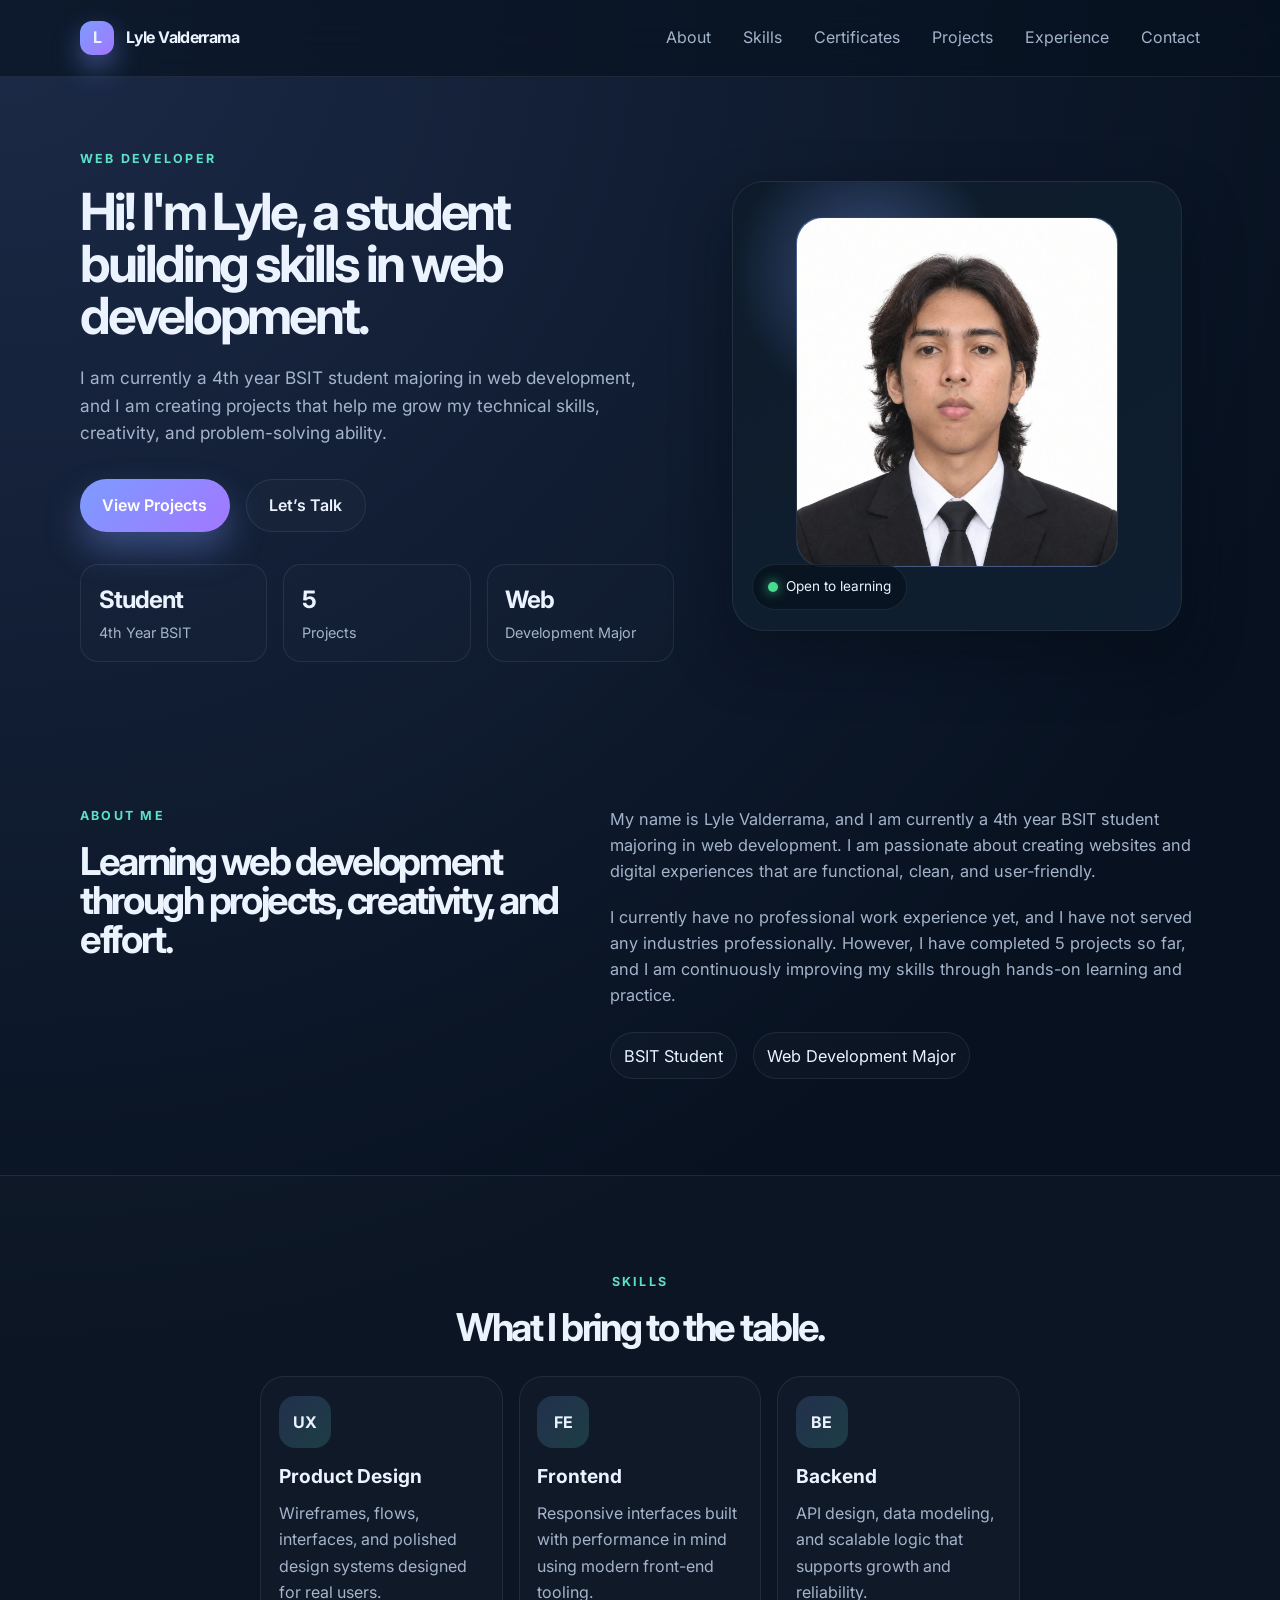
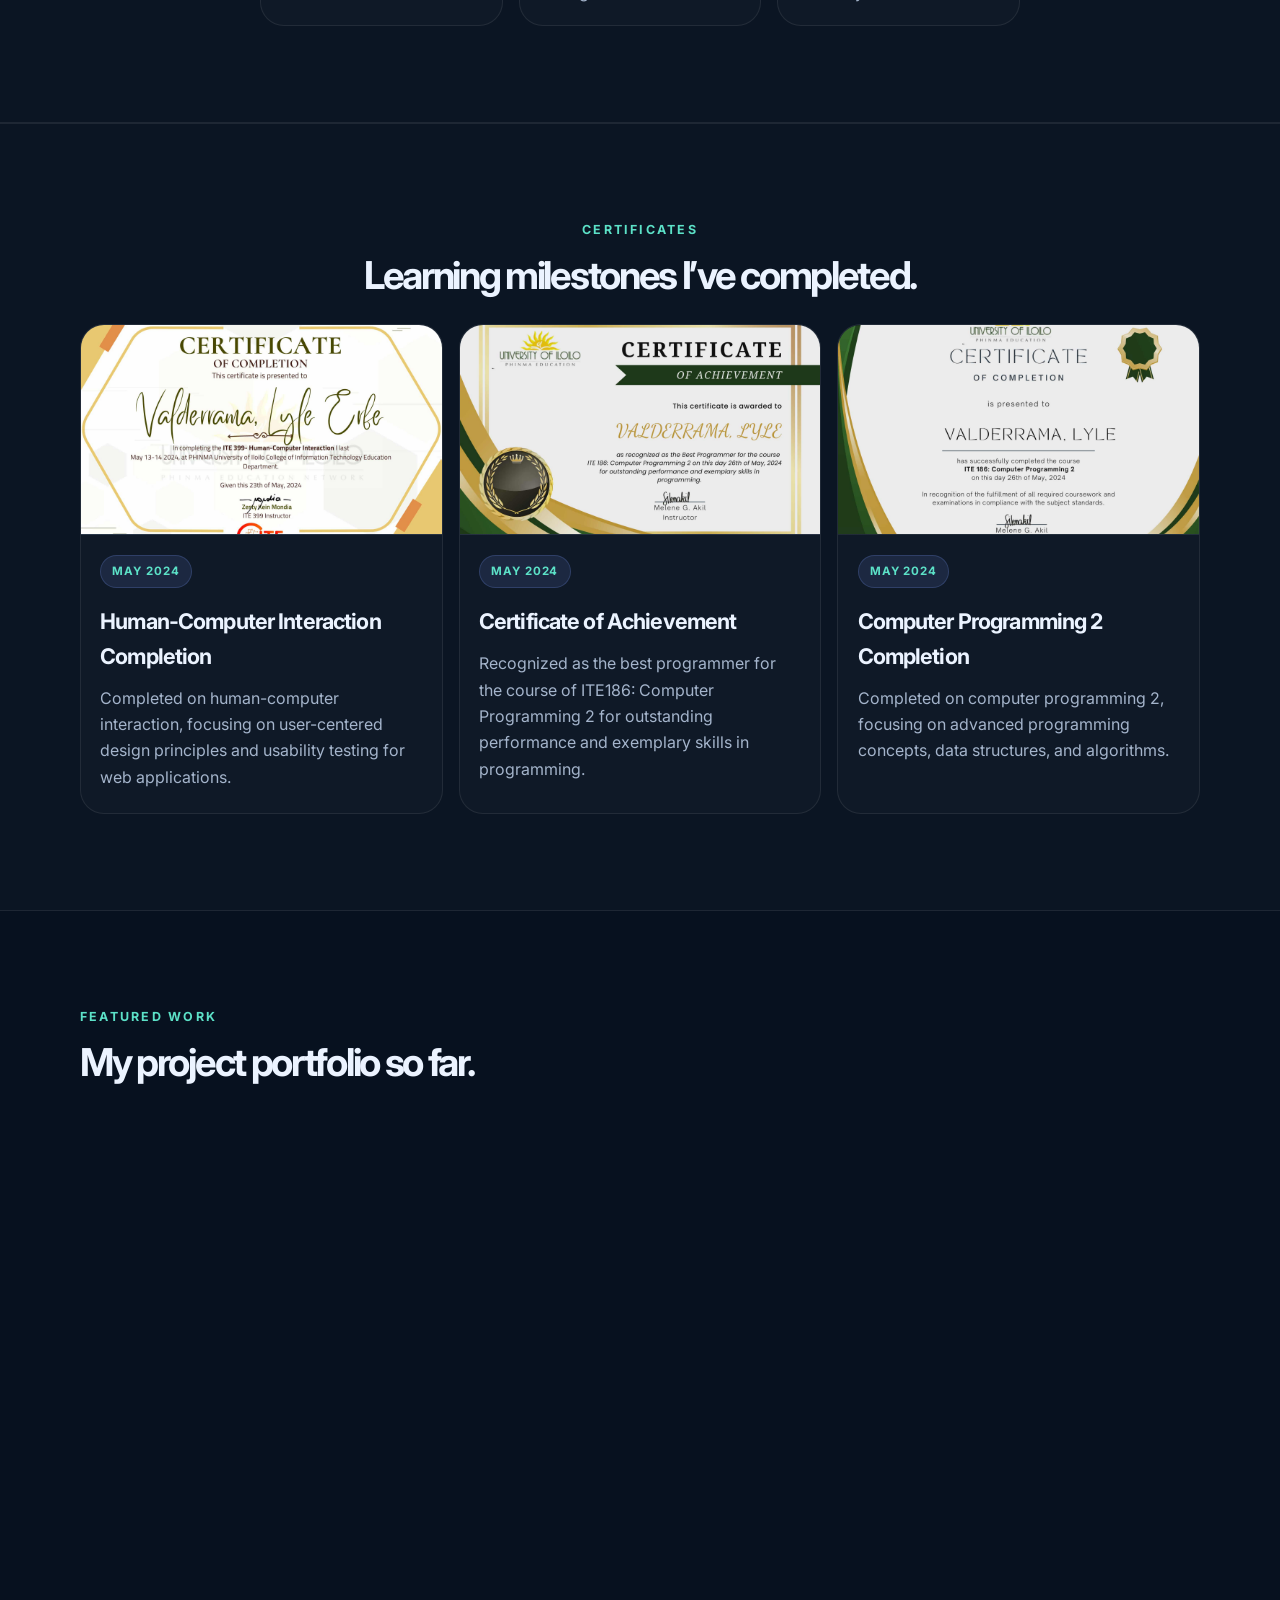
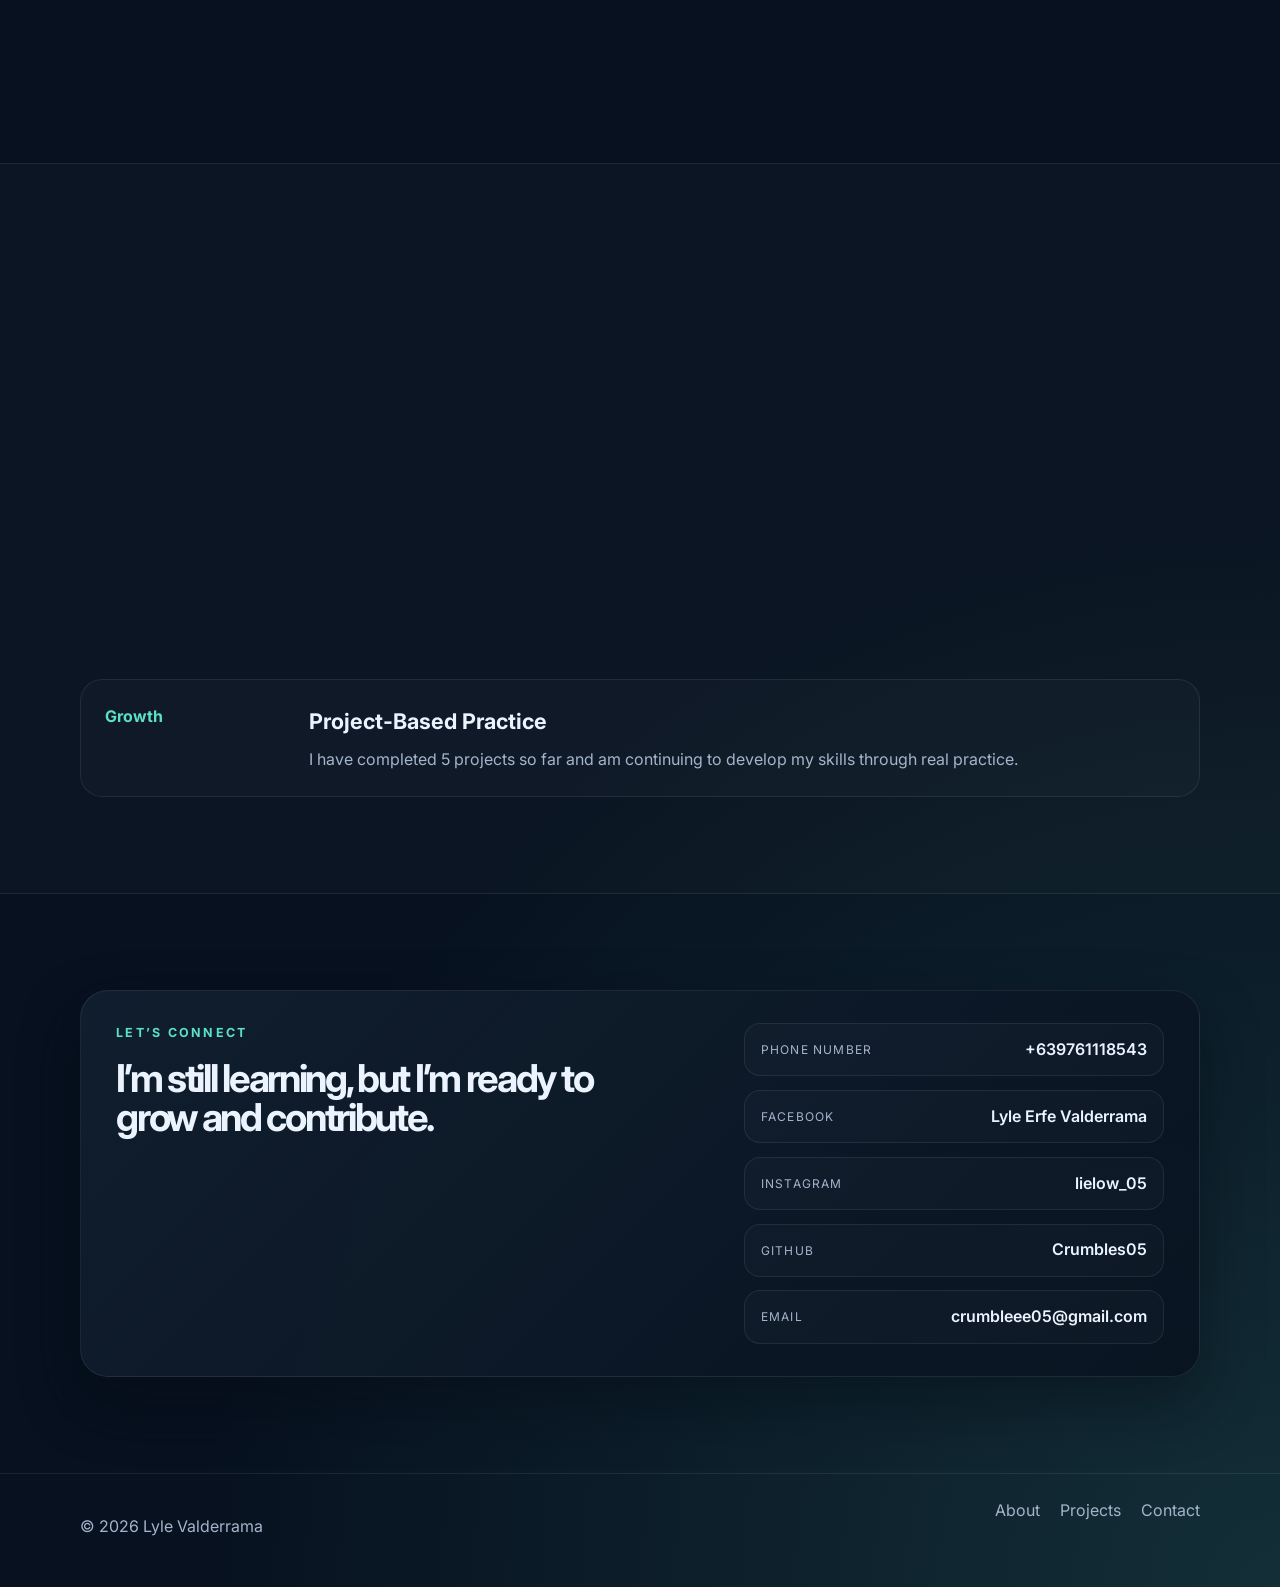
<file: index.html>
<!DOCTYPE html>
<html lang="en">
  <head>
    <meta charset="UTF-8" />
    <meta name="viewport" content="width=device-width, initial-scale=1.0" />
    <meta
      name="description"
      content="Portfolio website for a creative developer and designer."
    />
    <title>Portfolio Valderrama
    </title>
    <link rel="preconnect" href="https://fonts.googleapis.com" />
    <link rel="preconnect" href="https://fonts.gstatic.com" crossorigin />
    <link
      href="https://fonts.googleapis.com/css2?family=Inter:wght@400;500;600;700;800;900&display=swap"
      rel="stylesheet"
    />
    <link rel="icon" type="image/png" href="images/icon.jpg" />
    <link rel="stylesheet" href="styles.css" />
  </head>
  <body>
    <div class="page-shell">
      <header class="site-header">
        <nav class="nav container">
          <a href="#top" class="brand" aria-label="Home">
            <span class="brand-mark">L</span>
            <span>Lyle Valderrama</span>
          </a>

          <button class="nav-toggle" aria-label="Open menu" aria-expanded="false">
            <span></span>
            <span></span>
            <span></span>
          </button>

          <div class="nav-links">
            <a href="#about">About</a>
            <a href="#skills">Skills</a>
            <a href="#certificates">Certificates</a>
            <a href="#projects">Projects</a>
            <a href="#experience">Experience</a>
            <a href="#contact">Contact</a>
          </div>
        </nav>
      </header>

      <main id="top">
        <section class="hero container">
          <div class="hero-copy reveal">
            <p class="eyebrow">Web Developer</p>
            <h1>Hi! I'm Lyle, a student building skills in web development.</h1>
            <p class="lead">
              I am currently a 4th year BSIT student majoring in web development,
              and I am creating projects that help me grow my technical skills,
              creativity, and problem-solving ability.
            </p>
            <div class="hero-actions">
              <a class="button primary" href="#projects">View Projects</a>
              <a class="button secondary" href="#contact">Let’s Talk</a>
            </div>
            <ul class="mini-stats" aria-label="Key portfolio stats">
              <li>
                <strong>Student</strong>
                <span>4th Year BSIT</span>
              </li>
              <li>
                <strong>5</strong>
                <span>Projects</span>
              </li>
              <li>
                <strong>Web</strong>
                <span>Development Major</span>
              </li>
            </ul>
          </div>

          <div class="hero-visual reveal">
            <div class="profile-card">
              <div class="photo-glow"></div>
              <div class="portrait">
                <div class="portrait-inner">
                  <img src="images/portfolio.jpg" alt="Lyle Valderrama portrait" />
                </div>
              </div>
              <div class="status-badge">
                <span class="dot"></span>
                Open to learning
              </div>
            </div>
          </div>
        </section>

        <section id="about" class="about section">
          <div class="container split-layout">
            <div class="section-heading reveal">
              <p class="eyebrow">About me</p>
              <h2>Learning web development through projects, creativity, and effort.</h2>
            </div>
            <div class="about-copy reveal">
              <p>
                My name is Lyle Valderrama, and I am currently a 4th year BSIT student
                majoring in web development. I am passionate about creating websites and
                digital experiences that are functional, clean, and user-friendly.
              </p>
              <p>
                I currently have no professional work experience yet, and I have not served
                any industries professionally. However, I have completed 5 projects so far,
                and I am continuously improving my skills through hands-on learning and practice.
              </p>
              <div class="signature-row">
                <span>BSIT Student</span>
                <span>Web Development Major</span>
              </div>
            </div>
          </div>
        </section>

        <section id="skills" class="skills section alt-bg">
          <div class="container">
            <div class="section-heading center reveal">
              <p class="eyebrow">Skills</p>
              <h2>What I bring to the table.</h2>
            </div>

            <div class="skills-grid">
              <article class="skill-card reveal">
                <div class="skill-icon">UX</div>
                <h3>Product Design</h3>
                <p>Wireframes, flows, interfaces, and polished design systems designed for real users.</p>
              </article>
              <article class="skill-card reveal">
                <div class="skill-icon">FE</div>
                <h3>Frontend</h3>
                <p>Responsive interfaces built with performance in mind using modern front-end tooling.</p>
              </article>
              <article class="skill-card reveal">
                <div class="skill-icon">BE</div>
                <h3>Backend</h3>
                <p>API design, data modeling, and scalable logic that supports growth and reliability.</p>
              </article>
            </div>
          </div>
        </section>

        <section id="certificates" class="certificates section alt-bg">
          <div class="container">
            <div class="section-heading center reveal">
              <p class="eyebrow">Certificates</p>
              <h2>Learning milestones I’ve completed.</h2>
            </div>

            <div class="certificate-grid">
              <article class="certificate-card reveal">
                <div class="certificate-visual certificate-one">
                  <img src="images/cert1.jpg" alt="Web Development Fundamentals certificate" />
                </div>
                <div class="certificate-content">
                  <span class="certificate-badge">May 2024</span>
                  <h3>Human-Computer Interaction Completion</h3>
                  <p>
                    Completed on human-computer interaction, focusing on user-centered design principles and usability testing for web applications.
                  </p>
                </div>
              </article>

              <article class="certificate-card reveal">
                <div class="certificate-visual certificate-two">
                  <img src="images/cert2.jpg" alt="Responsive Design Essentials certificate" />
                </div>
                <div class="certificate-content">
                  <span class="certificate-badge">May 2024</span>
                  <h3>Certificate of Achievement</h3>
                  <p>
                    Recognized as the best programmer for the course of ITE186: Computer Programming 2 for outstanding performance and exemplary skills in programming.
                  </p>
                </div>
              </article>

              <article class="certificate-card reveal">
                <div class="certificate-visual certificate-three">
                  <img src="images/cert3.jpg" alt="Backend and Database Basics certificate" />
                </div>
                <div class="certificate-content">
                  <span class="certificate-badge">May 2024</span>
                  <h3>Computer Programming 2 Completion</h3>
                  <p>
                    Completed on computer programming 2, focusing on advanced programming concepts, data structures, and algorithms.
                  </p>
                </div>
              </article>
            </div>
          </div>
        </section>

        <section id="projects" class="projects section">
          <div class="container">
            <div class="section-heading reveal">
              <p class="eyebrow">Featured work</p>
              <h2>My project portfolio so far.</h2>
            </div>

            <div class="project-grid">
              <article class="project-card reveal">
                <div class="project-visual visual-one">
                  <img src="images/project1.png" alt="Project 1 preview" />
                </div>
                <div class="project-body">
                  <div class="project-meta">
                    <span>Website</span>
                    <span>Frontend/Backend</span>
                  </div>
                  <h3>Messiah Inland Resort</h3>
                  <p>
                    Develop a web-based resort booking and management system for room and event reservations, built with React, JavaScript, Node.js, Express, and MySQL.
                  </p>
                  <a href="#contact">View details →</a>
                </div>
              </article>

              <article class="project-card reveal">
                <div class="project-visual visual-two">
                    <img src="images/project2.png" alt="Project 2 preview" />
                </div>
                <div class="project-body">
                  <div class="project-meta">
                    <span>Web App</span>
                    <span>Frontend/Backend
                    </span>
                  </div>
                  <h3>SpeedLane</h3>
                  <p>
                    Developed an e-commerce platform focused on car rentals, allowing customers to conveniently browse available vehicles, choose their preferred rental options, book cars, and complete transactions online. Built with php, bootstrap, and MySQL.
                  </p>
                  <a href="#contact">View details →</a>
                </div>
              </article>

              <article class="project-card reveal">
                <div class="project-visual visual-three">
                    <img src="images/project3.png" alt="Project 3 preview" />
                </div>
                <div class="project-body">
                  <div class="project-meta">
                    <span>Web App</span>
                    <span>Frontend/Backend</span>
                  </div>
                  <h3>Fancy</h3>
                  <p>
                    Developed an e-commerce system that allows users to browse products, place orders, and track purchases easily, while administrators manage products, orders, and inventory to ensure a smooth online shopping experience.
                  </p>
                  <a href="#contact">View details →</a>
                </div>
              </article>
            </div>
          </div>
        </section>

        <section id="experience" class="experience section alt-bg">
          <div class="container">
            <div class="section-heading reveal">
              <p class="eyebrow">Experience</p>
              <h2>Currently building my foundation in web development.</h2>
            </div>

            <div class="timeline">
              <article class="timeline-item reveal">
                <div class="timeline-date">Present</div>
                <div class="timeline-content">
                  <h3>BSIT Student</h3>
                  <p>Focused on improving my technical skills with a strong interest in web development.</p>
                </div>
              </article>
              <article class="timeline-item reveal">
                <div class="timeline-date">Learning</div>
                <div class="timeline-content">
                  <h3>Web Development Major</h3>
                  <p>Strengthening my knowledge in front-end development, design, and project-based learning.</p>
                </div>
              </article>
              <article class="timeline-item reveal">
                <div class="timeline-date">Growth</div>
                <div class="timeline-content">
                  <h3>Project-Based Practice</h3>
                  <p>I have completed 5 projects so far and am continuing to develop my skills through real practice.</p>
                </div>
              </article>
            </div>
          </div>
        </section>

        <section id="contact" class="contact section">
          <div class="container contact-card reveal">
            <div>
              <p class="eyebrow">Let’s connect</p>
              <h2>I’m still learning, but I’m ready to grow and contribute.</h2>
            </div>
            <div class="contact-list">
              <a class="contact-item" href="tel:+639761118543" target="_blank" rel="noreferrer">
                <span class="contact-label">Phone number</span>
                <span class="contact-value">+639761118543</span>
              </a>

              <a class="contact-item" href="https://www.facebook.com/lielow05" target="_blank" rel="noreferrer">
                <span class="contact-label">Facebook</span>
                <span class="contact-value">Lyle Erfe Valderrama</span>
              </a>

              <a class="contact-item" href="https://www.instagram.com/lielow_05/" target="_blank" rel="noreferrer">
                <span class="contact-label">Instagram</span>
                <span class="contact-value">lielow_05</span>
              </a>

              <a class="contact-item" href="https://github.com/Crumbles05" target="_blank" rel="noreferrer">
                <span class="contact-label">GitHub</span>
                <span class="contact-value">Crumbles05</span>
              </a>

              <a class="contact-item" href="mailto:crumbleee05@gmail.com">
                <span class="contact-label">Email</span>
                <span class="contact-value">crumbleee05@gmail.com</span>
              </a>
            </div>
          </div>
        </section>
      </main>

      <footer class="site-footer">
        <div class="container footer-inner">
          <p>© <span id="year"></span> Lyle Valderrama</p>
          <div class="footer-links">
            <a href="#about">About</a>
            <a href="#projects">Projects</a>
            <a href="#contact">Contact</a>
          </div>
        </div>
      </footer>
    </div>

    <script src="script.js"></script>
  </body>
</html>
</file>
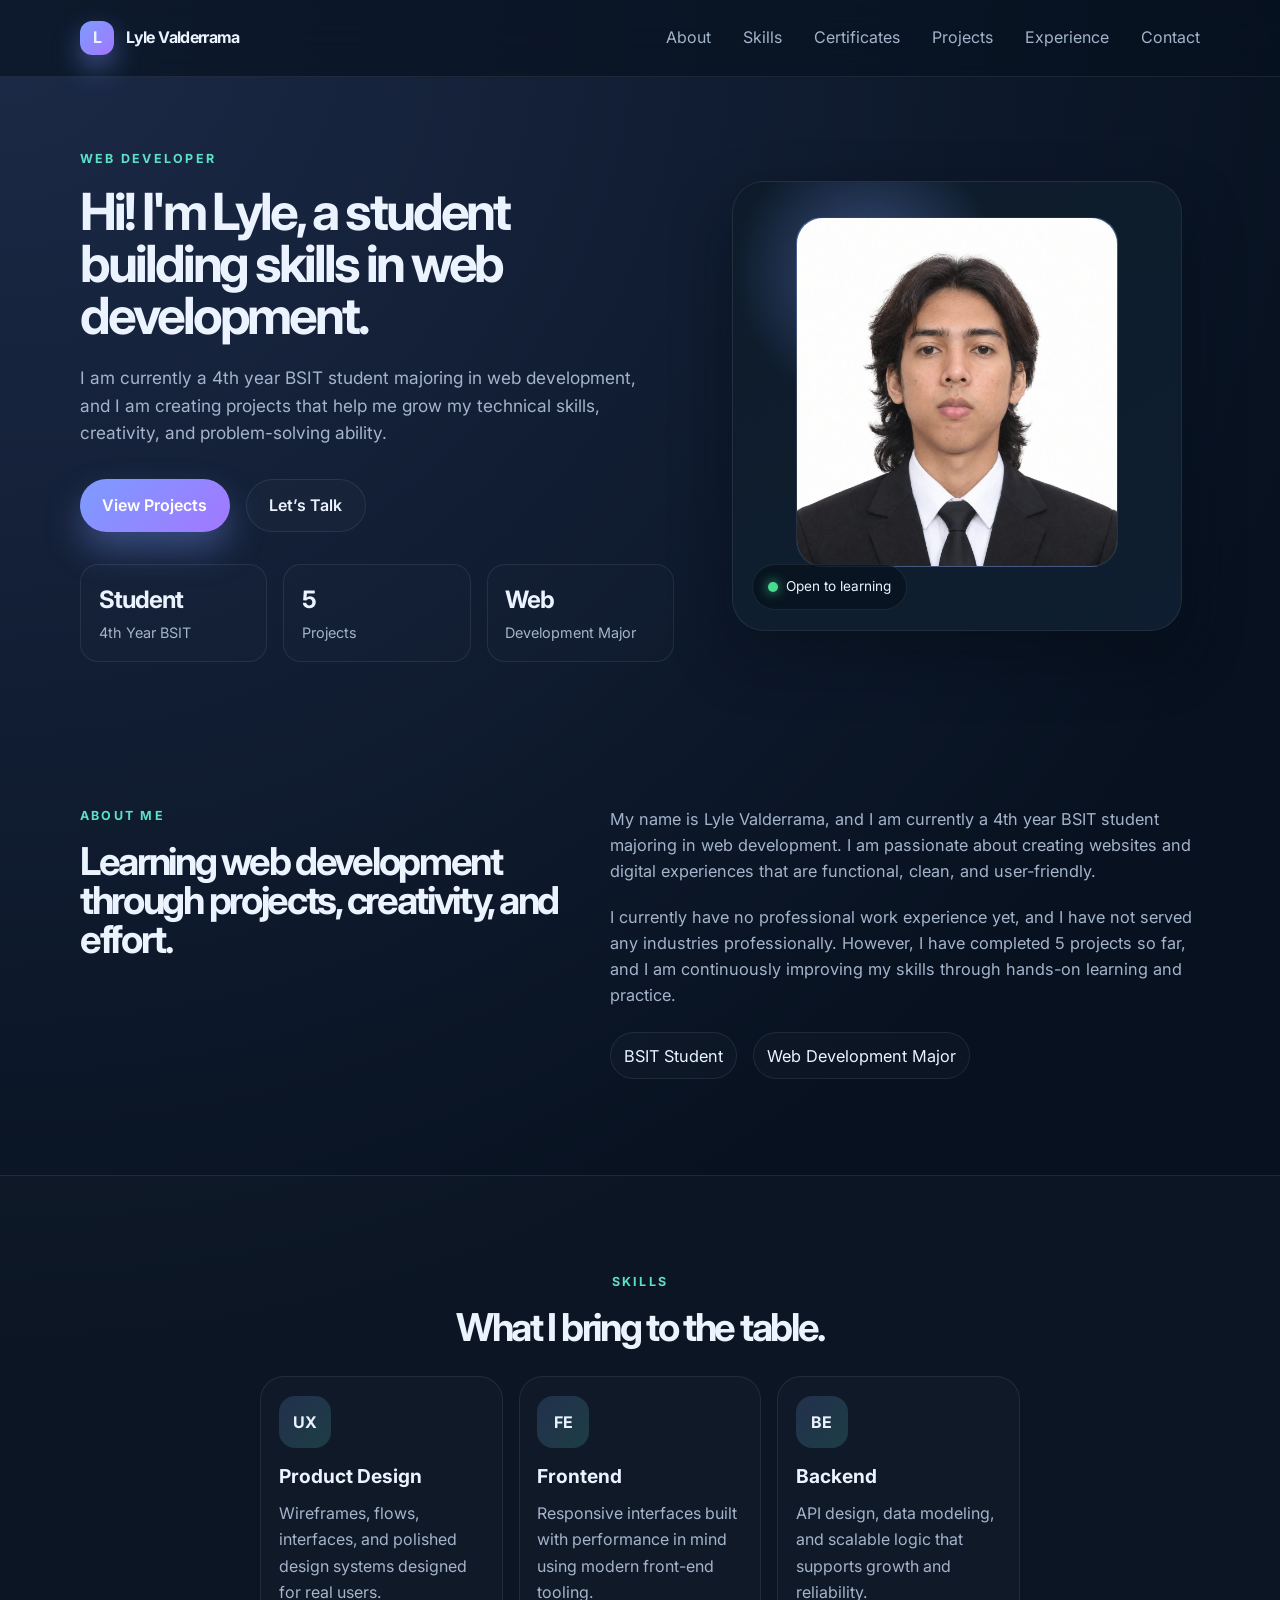
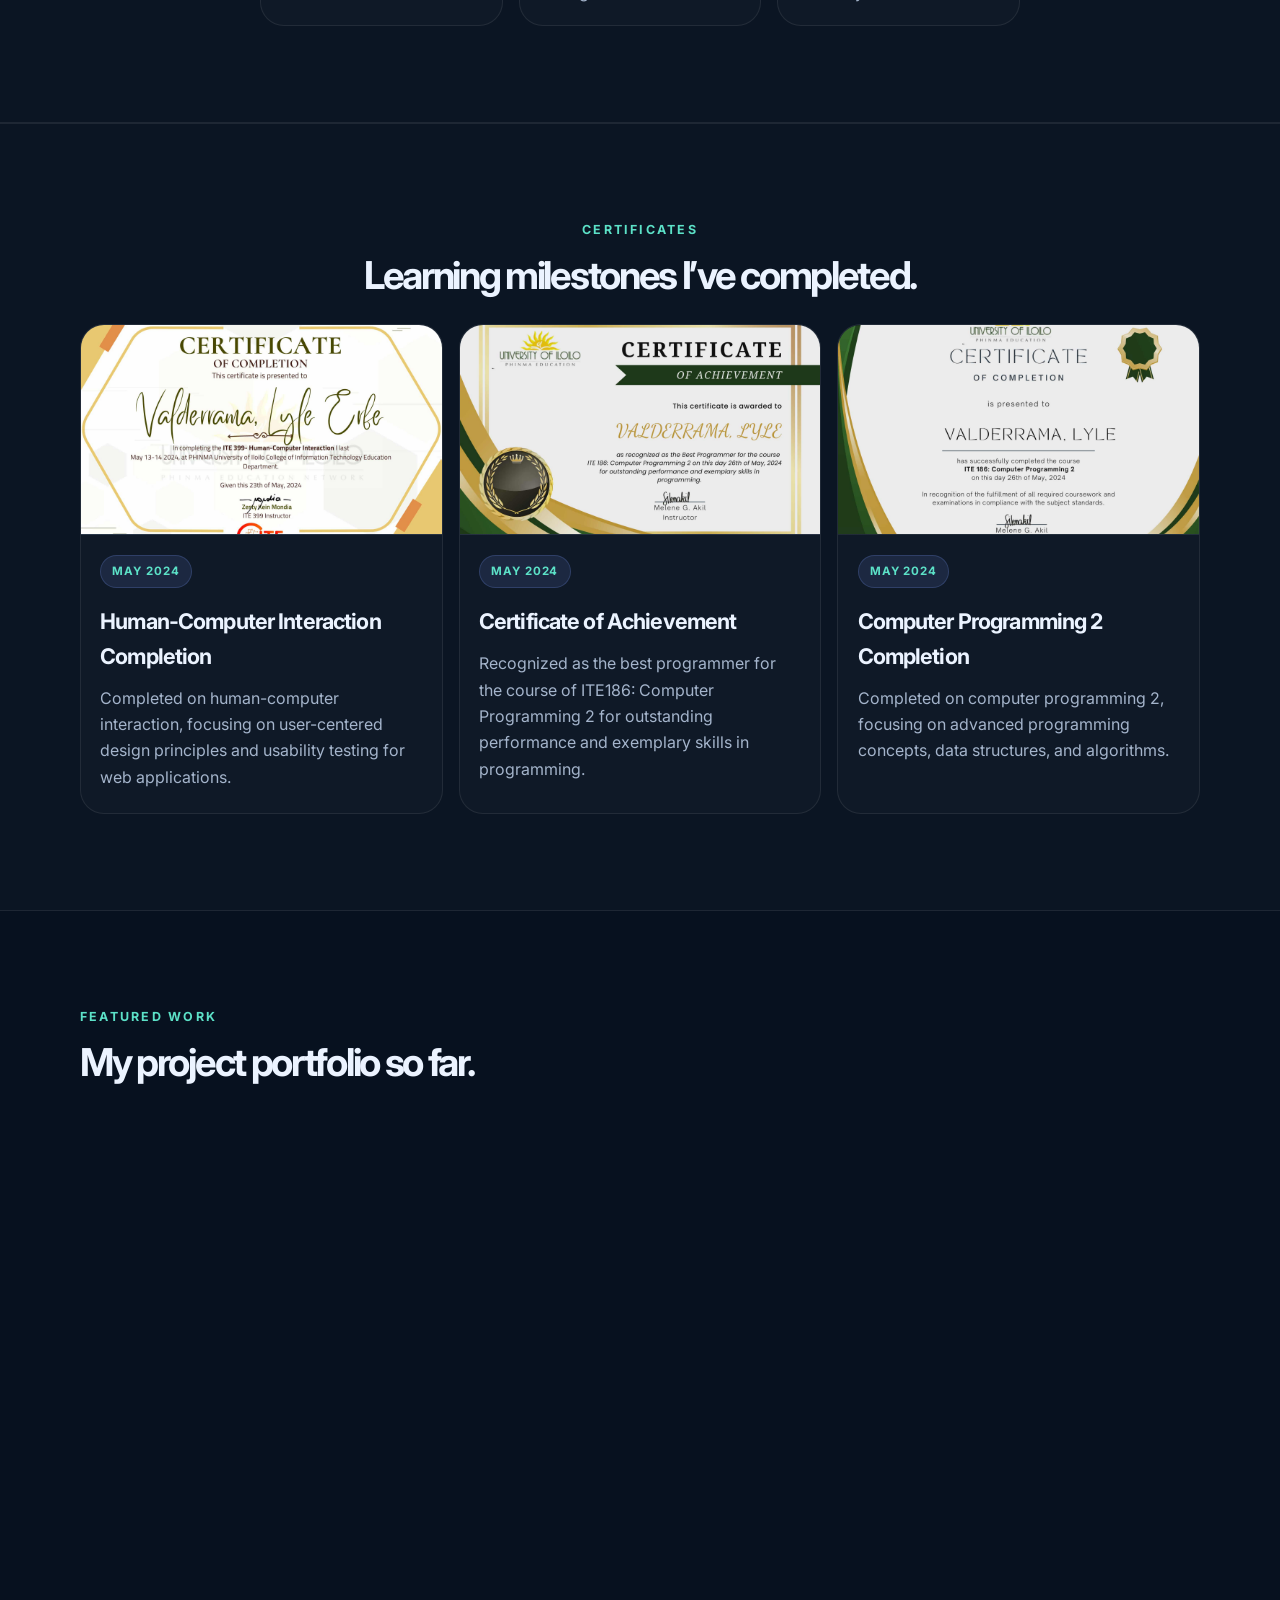
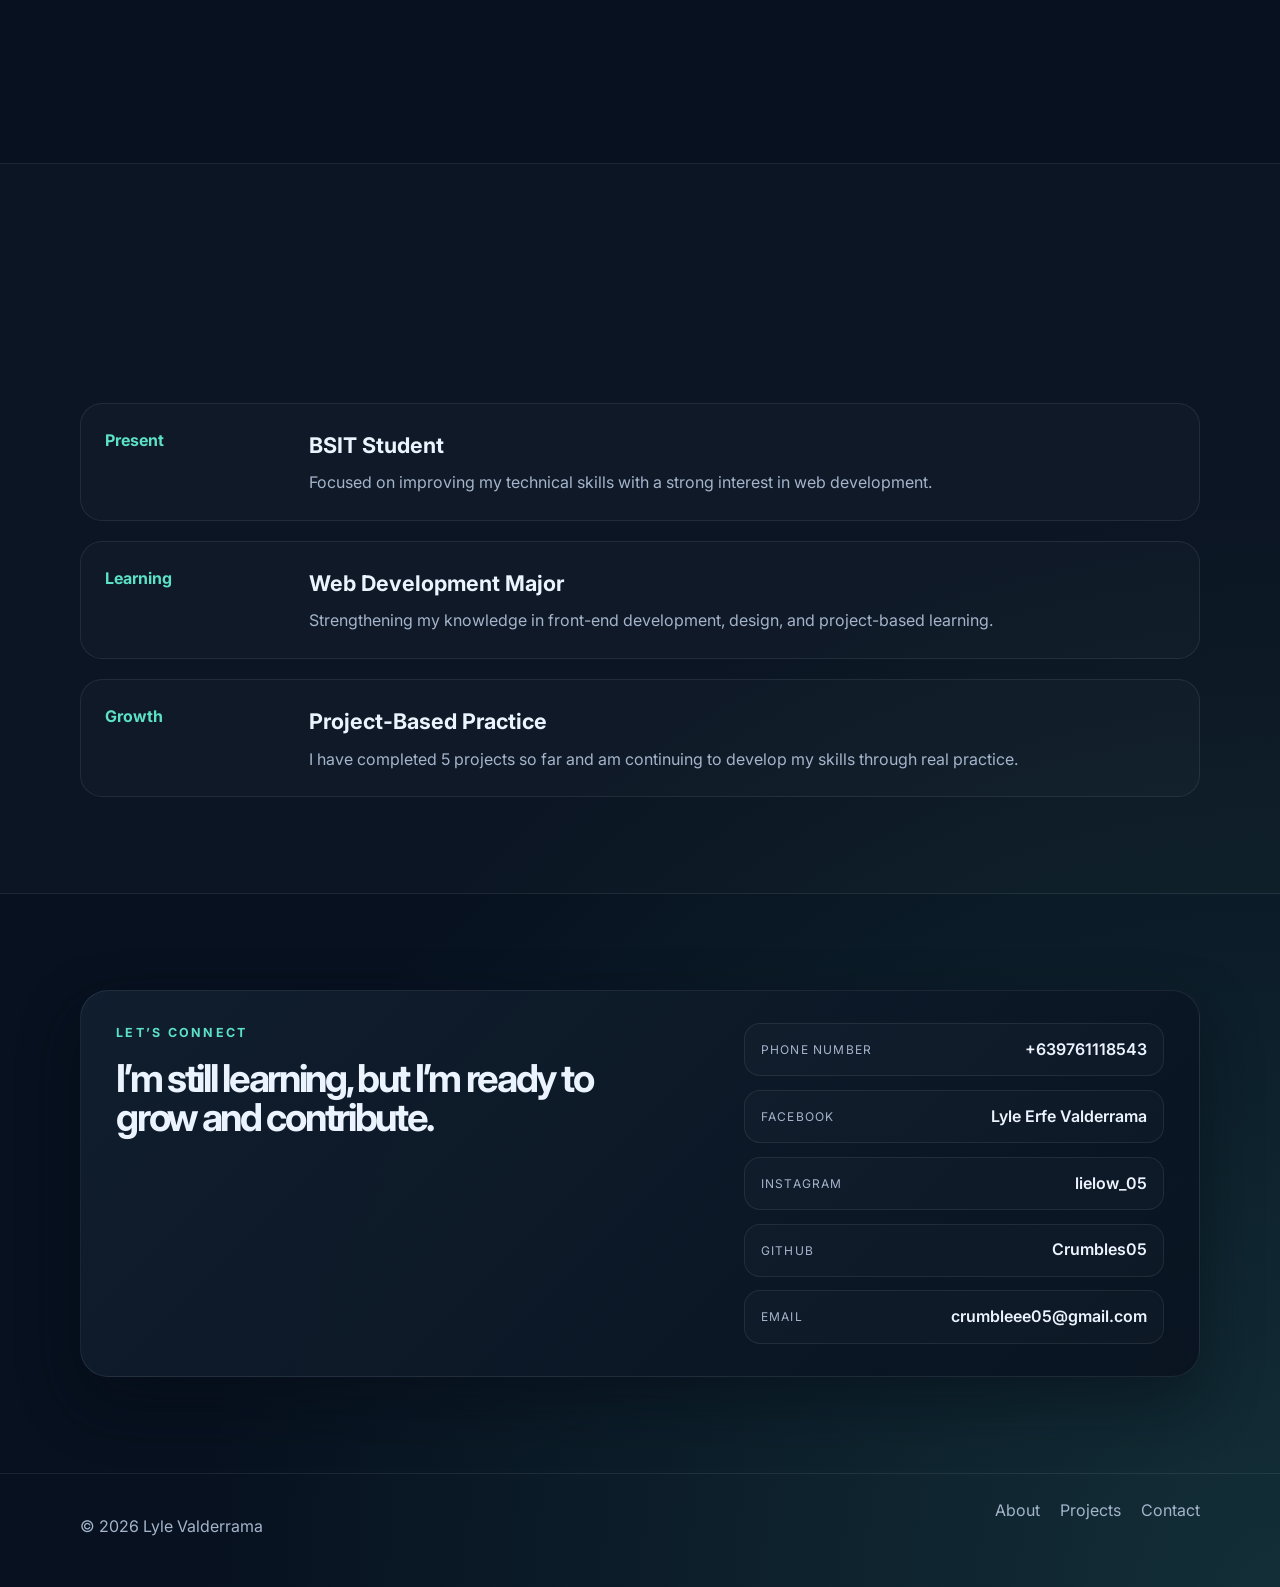
<file: Portfolio/index.html>
<!DOCTYPE html>
<html lang="en">
  <head>
    <meta charset="UTF-8" />
    <meta name="viewport" content="width=device-width, initial-scale=1.0" />
    <meta
      name="description"
      content="Portfolio website for a creative developer and designer."
    />
    <title>Lyle Valderrama | Portfolio</title>
    <link rel="preconnect" href="https://fonts.googleapis.com" />
    <link rel="preconnect" href="https://fonts.gstatic.com" crossorigin />
    <link
      href="https://fonts.googleapis.com/css2?family=Inter:wght@400;500;600;700;800;900&display=swap"
      rel="stylesheet"
    />
    <link rel="stylesheet" href="styles.css" />
  </head>
  <body>
    <div class="page-shell">
      <header class="site-header">
        <nav class="nav container">
          <a href="#top" class="brand" aria-label="Home">
            <span class="brand-mark">L</span>
            <span>Lyle Valderrama</span>
          </a>

          <button class="nav-toggle" aria-label="Open menu" aria-expanded="false">
            <span></span>
            <span></span>
            <span></span>
          </button>

          <div class="nav-links">
            <a href="#about">About</a>
            <a href="#skills">Skills</a>
            <a href="#certificates">Certificates</a>
            <a href="#projects">Projects</a>
            <a href="#experience">Experience</a>
            <a href="#contact">Contact</a>
          </div>
        </nav>
      </header>

      <main id="top">
        <section class="hero container">
          <div class="hero-copy reveal">
            <p class="eyebrow">Web Developer</p>
            <h1>Hi! I'm Lyle, a student building skills in web development.</h1>
            <p class="lead">
              I am currently a 4th year BSIT student majoring in web development,
              and I am creating projects that help me grow my technical skills,
              creativity, and problem-solving ability.
            </p>
            <div class="hero-actions">
              <a class="button primary" href="#projects">View Projects</a>
              <a class="button secondary" href="#contact">Let’s Talk</a>
            </div>
            <ul class="mini-stats" aria-label="Key portfolio stats">
              <li>
                <strong>Student</strong>
                <span>4th Year BSIT</span>
              </li>
              <li>
                <strong>5</strong>
                <span>Projects</span>
              </li>
              <li>
                <strong>Web</strong>
                <span>Development Major</span>
              </li>
            </ul>
          </div>

          <div class="hero-visual reveal">
            <div class="profile-card">
              <div class="photo-glow"></div>
              <div class="portrait">
                <div class="portrait-inner">
                  <img src="images/portfolio.jpg" alt="Lyle Valderrama portrait" />
                </div>
              </div>
              <div class="status-badge">
                <span class="dot"></span>
                Open to learning
              </div>
            </div>
          </div>
        </section>

        <section id="about" class="about section">
          <div class="container split-layout">
            <div class="section-heading reveal">
              <p class="eyebrow">About me</p>
              <h2>Learning web development through projects, creativity, and effort.</h2>
            </div>
            <div class="about-copy reveal">
              <p>
                My name is Lyle Valderrama, and I am currently a 4th year BSIT student
                majoring in web development. I am passionate about creating websites and
                digital experiences that are functional, clean, and user-friendly.
              </p>
              <p>
                I currently have no professional work experience yet, and I have not served
                any industries professionally. However, I have completed 5 projects so far,
                and I am continuously improving my skills through hands-on learning and practice.
              </p>
              <div class="signature-row">
                <span>BSIT Student</span>
                <span>Web Development Major</span>
              </div>
            </div>
          </div>
        </section>

        <section id="skills" class="skills section alt-bg">
          <div class="container">
            <div class="section-heading center reveal">
              <p class="eyebrow">Skills</p>
              <h2>What I bring to the table.</h2>
            </div>

            <div class="skills-grid">
              <article class="skill-card reveal">
                <div class="skill-icon">UX</div>
                <h3>Product Design</h3>
                <p>Wireframes, flows, interfaces, and polished design systems designed for real users.</p>
              </article>
              <article class="skill-card reveal">
                <div class="skill-icon">FE</div>
                <h3>Frontend</h3>
                <p>Responsive interfaces built with performance in mind using modern front-end tooling.</p>
              </article>
              <article class="skill-card reveal">
                <div class="skill-icon">BE</div>
                <h3>Backend</h3>
                <p>API design, data modeling, and scalable logic that supports growth and reliability.</p>
              </article>
            </div>
          </div>
        </section>

        <section id="certificates" class="certificates section alt-bg">
          <div class="container">
            <div class="section-heading center reveal">
              <p class="eyebrow">Certificates</p>
              <h2>Learning milestones I’ve completed.</h2>
            </div>

            <div class="certificate-grid">
              <article class="certificate-card reveal">
                <div class="certificate-visual certificate-one">
                  <img src="images/cert1.jpg" alt="Web Development Fundamentals certificate" />
                </div>
                <div class="certificate-content">
                  <span class="certificate-badge">May 2024</span>
                  <h3>Human-Computer Interaction Completion</h3>
                  <p>
                    Completed on human-computer interaction, focusing on user-centered design principles and usability testing for web applications.
                  </p>
                </div>
              </article>

              <article class="certificate-card reveal">
                <div class="certificate-visual certificate-two">
                  <img src="images/cert2.jpg" alt="Responsive Design Essentials certificate" />
                </div>
                <div class="certificate-content">
                  <span class="certificate-badge">May 2024</span>
                  <h3>Certificate of Achievement</h3>
                  <p>
                    Recognized as the best programmer for the course of ITE186: Computer Programming 2 for outstanding performance and exemplary skills in programming.
                  </p>
                </div>
              </article>

              <article class="certificate-card reveal">
                <div class="certificate-visual certificate-three">
                  <img src="images/cert3.jpg" alt="Backend and Database Basics certificate" />
                </div>
                <div class="certificate-content">
                  <span class="certificate-badge">May 2024</span>
                  <h3>Computer Programming 2 Completion</h3>
                  <p>
                    Completed on computer programming 2, focusing on advanced programming concepts, data structures, and algorithms.
                  </p>
                </div>
              </article>
            </div>
          </div>
        </section>

        <section id="projects" class="projects section">
          <div class="container">
            <div class="section-heading reveal">
              <p class="eyebrow">Featured work</p>
              <h2>My project portfolio so far.</h2>
            </div>

            <div class="project-grid">
              <article class="project-card reveal">
                <div class="project-visual visual-one">
                  <img src="images/project1.png" alt="Project 1 preview" />
                </div>
                <div class="project-body">
                  <div class="project-meta">
                    <span>Website</span>
                    <span>Frontend/Backend</span>
                  </div>
                  <h3>Messiah Inland Resort</h3>
                  <p>
                    Develop a web-based resort booking and management system for room and event reservations, built with React, JavaScript, Node.js, Express, and MySQL.
                  </p>
                  <a href="#contact">View details →</a>
                </div>
              </article>

              <article class="project-card reveal">
                <div class="project-visual visual-two">
                    <img src="images/project2.png" alt="Project 2 preview" />
                </div>
                <div class="project-body">
                  <div class="project-meta">
                    <span>Web App</span>
                    <span>Frontend/Backend
                    </span>
                  </div>
                  <h3>SpeedLane</h3>
                  <p>
                    Developed an e-commerce platform focused on car rentals, allowing customers to conveniently browse available vehicles, choose their preferred rental options, book cars, and complete transactions online. Built with php, bootstrap, and MySQL.
                  </p>
                  <a href="#contact">View details →</a>
                </div>
              </article>

              <article class="project-card reveal">
                <div class="project-visual visual-three">
                    <img src="images/project3.png" alt="Project 3 preview" />
                </div>
                <div class="project-body">
                  <div class="project-meta">
                    <span>Web App</span>
                    <span>Frontend/Backend</span>
                  </div>
                  <h3>Fancy</h3>
                  <p>
                    Developed an e-commerce system that allows users to browse products, place orders, and track purchases easily, while administrators manage products, orders, and inventory to ensure a smooth online shopping experience.
                  </p>
                  <a href="#contact">View details →</a>
                </div>
              </article>
            </div>
          </div>
        </section>

        <section id="experience" class="experience section alt-bg">
          <div class="container">
            <div class="section-heading reveal">
              <p class="eyebrow">Experience</p>
              <h2>Currently building my foundation in web development.</h2>
            </div>

            <div class="timeline">
              <article class="timeline-item reveal">
                <div class="timeline-date">Present</div>
                <div class="timeline-content">
                  <h3>BSIT Student</h3>
                  <p>Focused on improving my technical skills with a strong interest in web development.</p>
                </div>
              </article>
              <article class="timeline-item reveal">
                <div class="timeline-date">Learning</div>
                <div class="timeline-content">
                  <h3>Web Development Major</h3>
                  <p>Strengthening my knowledge in front-end development, design, and project-based learning.</p>
                </div>
              </article>
              <article class="timeline-item reveal">
                <div class="timeline-date">Growth</div>
                <div class="timeline-content">
                  <h3>Project-Based Practice</h3>
                  <p>I have completed 5 projects so far and am continuing to develop my skills through real practice.</p>
                </div>
              </article>
            </div>
          </div>
        </section>

        <section id="contact" class="contact section">
          <div class="container contact-card reveal">
            <div>
              <p class="eyebrow">Let’s connect</p>
              <h2>I’m still learning, but I’m ready to grow and contribute.</h2>
            </div>
            <div class="contact-list">
              <a class="contact-item" href="tel:+639761118543" target="_blank" rel="noreferrer">
                <span class="contact-label">Phone number</span>
                <span class="contact-value">+639761118543</span>
              </a>

              <a class="contact-item" href="https://www.facebook.com/lielow05" target="_blank" rel="noreferrer">
                <span class="contact-label">Facebook</span>
                <span class="contact-value">Lyle Erfe Valderrama</span>
              </a>

              <a class="contact-item" href="https://www.instagram.com/lielow_05/" target="_blank" rel="noreferrer">
                <span class="contact-label">Instagram</span>
                <span class="contact-value">lielow_05</span>
              </a>

              <a class="contact-item" href="https://github.com/Crumbles05" target="_blank" rel="noreferrer">
                <span class="contact-label">GitHub</span>
                <span class="contact-value">Crumbles05</span>
              </a>

              <a class="contact-item" href="mailto:crumbleee05@gmail.com">
                <span class="contact-label">Email</span>
                <span class="contact-value">crumbleee05@gmail.com</span>
              </a>
            </div>
          </div>
        </section>
      </main>

      <footer class="site-footer">
        <div class="container footer-inner">
          <p>© <span id="year"></span> Lyle Valderrama</p>
          <div class="footer-links">
            <a href="#about">About</a>
            <a href="#projects">Projects</a>
            <a href="#contact">Contact</a>
          </div>
        </div>
      </footer>
    </div>

    <script src="script.js"></script>
  </body>
</html>
</file>
<file: styles.css>
:root {
  --bg: #07111f;
  --bg-soft: #0f1d2d;
  --panel: rgba(16, 26, 39, 0.8);
  --panel-strong: #122234;
  --primary: #7c9cff;
  --primary-strong: #a277ff;
  --accent: #5ce1c7;
  --text: #ebf3ff;
  --muted: #a4b4cb;
  --line: rgba(255, 255, 255, 0.08);
  --shadow: 0 25px 60px rgba(4, 12, 20, 0.45);
}

* {
  box-sizing: border-box;
}

html {
  scroll-behavior: smooth;
}

body {
  margin: 0;
  font-family: "Inter", sans-serif;
  background:
    radial-gradient(circle at top left, rgba(124, 156, 255, 0.18), transparent 28%),
    radial-gradient(circle at bottom right, rgba(92, 225, 199, 0.14), transparent 22%),
    var(--bg);
  color: var(--text);
  line-height: 1.6;
}

img {
  max-width: 100%;
  display: block;
}

a {
  color: inherit;
  text-decoration: none;
}

button {
  font: inherit;
}

.page-shell {
  min-height: 100vh;
}

.container {
  width: min(1120px, calc(100% - 2rem));
  margin: 0 auto;
}

.section {
  padding: 6rem 0;
}

.alt-bg {
  background: rgba(255, 255, 255, 0.015);
  border-top: 1px solid var(--line);
  border-bottom: 1px solid var(--line);
}

.site-header {
  position: sticky;
  top: 0;
  z-index: 50;
  backdrop-filter: blur(18px);
  background: rgba(7, 17, 31, 0.65);
  border-bottom: 1px solid var(--line);
}

.nav {
  display: flex;
  align-items: center;
  justify-content: space-between;
  min-height: 76px;
}

.brand {
  display: inline-flex;
  align-items: center;
  gap: 0.75rem;
  font-weight: 700;
  letter-spacing: -0.04em;
}

.brand-mark {
  width: 2.15rem;
  height: 2.15rem;
  display: grid;
  place-items: center;
  border-radius: 12px;
  background: linear-gradient(135deg, var(--primary), var(--primary-strong));
  box-shadow: 0 12px 28px rgba(124, 156, 255, 0.45);
}

.nav-links {
  display: flex;
  align-items: center;
  gap: 2rem;
  color: var(--muted);
}

.nav-links a {
  transition: color 0.2s ease;
}

.nav-links a:hover,
.nav-links a:focus-visible {
  color: var(--text);
}

.nav-toggle {
  display: none;
  width: 44px;
  height: 44px;
  border: 1px solid var(--line);
  background: rgba(255, 255, 255, 0.02);
  border-radius: 12px;
  padding: 0.7rem 0.55rem;
  cursor: pointer;
}

.nav-toggle span {
  display: block;
  width: 100%;
  height: 2px;
  background: var(--text);
  margin: 0.3rem 0;
  border-radius: 999px;
}

.hero {
  display: grid;
  grid-template-columns: 1.1fr 0.9fr;
  align-items: center;
  gap: 2.5rem;
  padding: 4.5rem 0 3rem;
}

.eyebrow {
  margin: 0 0 1rem;
  color: var(--accent);
  font-size: 0.78rem;
  text-transform: uppercase;
  letter-spacing: 0.18em;
  font-weight: 700;
}

.hero-copy h1,
.section-heading h2,
.contact-card h2 {
  margin: 0;
  letter-spacing: -0.06em;
  line-height: 1.02;
}

.hero-copy h1 {
  font-size: clamp(3rem, 4vw, 5.3rem);
  max-width: 600px;
}

.lead {
  max-width: 560px;
  margin: 1.4rem 0 0;
  font-size: 1.08rem;
  color: var(--muted);
}

.hero-actions,
.contact-actions {
  display: flex;
  flex-wrap: wrap;
  gap: 1rem;
  margin-top: 2rem;
}

.button {
  display: inline-flex;
  align-items: center;
  justify-content: center;
  min-height: 52px;
  padding: 0.8rem 1.4rem;
  border-radius: 999px;
  font-weight: 600;
  transition: transform 0.2s ease, box-shadow 0.2s ease;
}

.button:hover,
.button:focus-visible {
  transform: translateY(-1px);
}

.button.primary {
  background: linear-gradient(135deg, var(--primary), var(--primary-strong));
  color: white;
  box-shadow: 0 18px 35px rgba(124, 156, 255, 0.35);
}

.button.secondary {
  border: 1px solid var(--line);
  background: rgba(255, 255, 255, 0.02);
  color: var(--text);
}

.mini-stats {
  list-style: none;
  padding: 0;
  margin: 2rem 0 0;
  display: grid;
  grid-template-columns: repeat(3, minmax(0, 1fr));
  gap: 1rem;
}

.mini-stats li {
  padding: 1rem 1.1rem;
  border: 1px solid var(--line);
  border-radius: 18px;
  background: rgba(255, 255, 255, 0.012);
}

.mini-stats strong {
  display: block;
  font-size: 1.5rem;
  letter-spacing: -0.04em;
}

.mini-stats span {
  color: var(--muted);
  font-size: 0.9rem;
}

.hero-visual {
  display: flex;
  justify-content: center;
}

.profile-card {
  position: relative;
  width: min(450px, 100%);
  aspect-ratio: 1;
  border-radius: 32px;
  background: linear-gradient(145deg, rgba(14, 27, 41, 0.9), rgba(17, 34, 52, 0.78));
  border: 1px solid var(--line);
  box-shadow: var(--shadow);
  overflow: hidden;
}

.photo-glow {
  position: absolute;
  inset: 0;
  background: radial-gradient(circle at 30% 20%, rgba(124, 156, 255, 0.4), transparent 28%);
}

.portrait {
  position: absolute;
  inset: 8% 14% 14% 14%;
  border-radius: 26px;
  display: grid;
  place-items: center;
  background: linear-gradient(180deg, rgba(128, 160, 255, 0.35), rgba(16, 17, 35, 0.2));
  border: 1px solid rgba(255, 255, 255, 0.08);
}

.portrait-inner {
  width: 100%;
  height: 100%;
  border-radius: 26px;
  display: grid;
  place-items: center;
  background: linear-gradient(135deg, rgba(122, 159, 255, 0.8), rgba(62, 211, 188, 0.7));
  overflow: hidden;
  box-shadow: inset 0 1px rgba(255, 255, 255, 0.2);
}

.portrait-inner img {
  width: 100%;
  height: 100%;
  object-fit: cover;
  object-position: center 18%;
  display: block;
}

.status-badge {
  position: absolute;
  left: 1.2rem;
  bottom: 1.2rem;
  display: inline-flex;
  align-items: center;
  gap: 0.55rem;
  padding: 0.7rem 0.9rem;
  border-radius: 999px;
  background: rgba(6, 17, 28, 0.72);
  border: 1px solid rgba(255, 255, 255, 0.08);
  color: var(--text);
  font-size: 0.85rem;
}

.dot {
  width: 10px;
  height: 10px;
  border-radius: 50%;
  background: #49dc92;
  box-shadow: 0 0 12px rgba(73, 220, 146, 0.9);
}

.floating-card {
  position: absolute;
  background: rgba(8, 16, 29, 0.88);
  border: 1px solid rgba(255, 255, 255, 0.08);
  border-radius: 18px;
  box-shadow: var(--shadow);
  backdrop-filter: blur(12px);
}

.metrics-card {
  top: 1.2rem;
  right: 1.2rem;
  width: 180px;
  padding: 1rem 1rem 0.8rem;
}

.metrics-card p,
.review-card p {
  margin: 0;
  color: var(--muted);
  font-size: 0.8rem;
}

.metrics-card strong {
  display: block;
  margin: 0.4rem 0;
  font-size: 1.8rem;
  letter-spacing: -0.06em;
}

.metrics-card span {
  font-size: 0.74rem;
  color: var(--muted);
}

.review-card {
  right: 1.3rem;
  bottom: 5.2rem;
  width: 215px;
  padding: 0.9rem 1rem;
}

.stars {
  color: #ffd166;
  letter-spacing: 0.15em;
  font-size: 0.8rem;
}

.section-heading {
  margin-bottom: 1.8rem;
}

.section-heading h2 {
  font-size: clamp(2.3rem, 3vw, 3.3rem);
  max-width: 640px;
}

.center {
  text-align: center;
}

.center h2 {
  margin-inline: auto;
}

.split-layout {
  display: grid;
  grid-template-columns: 0.9fr 1.1fr;
  gap: 3rem;
  align-items: start;
}

.about-copy {
  color: var(--muted);
  font-size: 1.02rem;
}

.about-copy p {
  margin: 0 0 1.2rem;
}

.signature-row {
  display: flex;
  flex-wrap: wrap;
  gap: 1rem;
  margin-top: 1.5rem;
}

.signature-row span {
  border-radius: 999px;
  border: 1px solid var(--line);
  background: rgba(255, 255, 255, 0.02);
  padding: 0.6rem 0.8rem;
  color: var(--text);
}

.skills-grid,
.project-grid,
.certificate-grid {
  display: grid;
  gap: 1rem;
}

.skills-grid {
  grid-template-columns: repeat(3, minmax(0, 1fr));
  max-width: 760px;
  margin: 0 auto;
}

.certificate-grid {
  grid-template-columns: repeat(3, minmax(0, 1fr));
  margin-top: 1rem;
}

.project-grid {
  grid-template-columns: repeat(4, minmax(0, 1fr));
}

.certificate-visual {
  height: 210px;
  overflow: hidden;
  background: linear-gradient(135deg, rgba(15, 29, 45, 1), rgba(25, 40, 60, 1));
  border-bottom: 1px solid var(--line);
}

.certificate-visual img {
  width: 100%;
  height: 100%;
  object-fit: cover;
  display: block;
}

.certificate-one {
  background: linear-gradient(135deg, rgba(24, 40, 60, 1), rgba(18, 28, 42, 1));
}

.certificate-two {
  background: linear-gradient(135deg, rgba(17, 30, 46, 1), rgba(28, 36, 58, 1));
}

.certificate-three {
  background: linear-gradient(135deg, rgba(14, 25, 38, 1), rgba(17, 33, 49, 1));
}

.skill-card,
.project-card,
.certificate-card {
  background: rgba(255, 255, 255, 0.02);
  border: 1px solid var(--line);
  border-radius: 24px;
  overflow: hidden;
}

.skill-card,
.certificate-card {
  padding: 1.2rem 1.1rem;
  transition: transform 0.2s ease, border-color 0.2s ease;
}

.skill-card:hover,
.project-card:hover,
.certificate-card:hover {
  transform: translateY(-4px);
  border-color: rgba(124, 156, 255, 0.42);
}

.skill-icon {
  width: 52px;
  height: 52px;
  display: grid;
  place-items: center;
  border-radius: 16px;
  background: linear-gradient(135deg, rgba(124, 156, 255, 0.18), rgba(92, 225, 199, 0.18));
  color: var(--text);
  font-weight: 700;
}

.skill-card h3 {
  margin: 0.8rem 0 0.5rem;
  font-size: 1.2rem;
}

.skill-card p,
.certificate-card p {
  margin: 0;
  color: var(--muted);
  line-height: 1.65;
}

.certificate-card {
  display: flex;
  flex-direction: column;
  min-height: 340px;
  justify-content: flex-start;
  padding: 0;
}

.certificate-content {
  padding: 1.25rem 1.2rem 1.4rem;
}

.certificate-badge {
  display: inline-flex;
  align-self: flex-start;
  padding: 0.42rem 0.7rem;
  border-radius: 999px;
  background: rgba(124, 156, 255, 0.12);
  border: 1px solid rgba(124, 156, 255, 0.2);
  color: var(--accent);
  font-size: 0.72rem;
  font-weight: 700;
  letter-spacing: 0.08em;
  text-transform: uppercase;
}

.certificate-card h3 {
  margin: 1rem 0 0.7rem;
  font-size: 1.35rem;
  letter-spacing: -0.04em;
}

.project-grid {
  grid-template-columns: repeat(3, minmax(0, 1fr));
}

.project-card {
  display: flex;
  flex-direction: column;
}

.project-visual {
  height: 230px;
  position: relative;
  overflow: hidden;
  border-bottom: 1px solid var(--line);
  background: linear-gradient(135deg, rgba(15, 29, 45, 1), rgba(25, 40, 60, 1));
}

.project-visual img {
  width: 100%;
  height: 100%;
  display: block;
  object-fit: cover;
}

.project-visual::before {
  content: "";
  position: absolute;
  inset: 18% 18% 12% 18%;
  border-radius: 26px;
  background: linear-gradient(135deg, rgba(124, 156, 255, 0.5), rgba(92, 225, 199, 0.45));
  box-shadow: inset 0 1px rgba(255, 255, 255, 0.18);
  opacity: 0;
}

.visual-one {
  background: linear-gradient(135deg, rgba(15, 29, 45, 1), rgba(25, 40, 60, 1));
}

.visual-two {
  background: linear-gradient(135deg, rgba(11, 17, 31, 1), rgba(21, 35, 50, 1));
}

.visual-three {
  background: linear-gradient(135deg, rgba(13, 23, 33, 1), rgba(28, 38, 58, 1));
}

.project-body {
  padding: 1.4rem 1.2rem 1.5rem;
}

.project-meta {
  display: flex;
  justify-content: space-between;
  gap: 0.8rem;
  color: var(--muted);
  font-size: 0.75rem;
  text-transform: uppercase;
  letter-spacing: 0.12em;
}

.project-body h3 {
  margin: 0.8rem 0 0.6rem;
  font-size: 1.6rem;
}

.project-body p {
  margin: 0 0 1rem;
  color: var(--muted);
}

.project-body a {
  color: var(--text);
  font-weight: 600;
}

.timeline {
  display: grid;
  gap: 1.25rem;
}

.timeline-item {
  display: grid;
  grid-template-columns: 180px minmax(0, 1fr);
  gap: 1.5rem;
  padding: 1.5rem;
  border: 1px solid var(--line);
  border-radius: 22px;
  background: rgba(255, 255, 255, 0.02);
}

.timeline-date {
  color: var(--accent);
  font-weight: 700;
}

.timeline-content h3 {
  margin: 0 0 0.5rem;
  font-size: 1.35rem;
}

.timeline-content p {
  margin: 0;
  color: var(--muted);
}

.contact-card {
  display: flex;
  justify-content: space-between;
  align-items: flex-start;
  gap: 2rem;
  padding: 2rem 2.2rem;
  border-radius: 28px;
  border: 1px solid var(--line);
  background: linear-gradient(135deg, rgba(17, 31, 47, 0.96), rgba(9, 19, 32, 0.94));
  box-shadow: var(--shadow);
}

.contact-card h2 {
  max-width: 560px;
  font-size: clamp(2rem, 3vw, 3rem);
}

.contact-list {
  display: grid;
  gap: 0.85rem;
  width: min(420px, 100%);
  margin-left: auto;
}

.contact-item {
  display: flex;
  justify-content: space-between;
  align-items: center;
  gap: 1rem;
  padding: 0.8rem 1rem;
  border-radius: 16px;
  border: 1px solid var(--line);
  background: rgba(255, 255, 255, 0.02);
  color: var(--text);
  transition: border-color 0.2s ease, transform 0.2s ease;
}

.contact-item:hover,
.contact-item:focus-visible {
  border-color: rgba(124, 156, 255, 0.42);
  transform: translateY(-1px);
}

.contact-label {
  font-size: 0.75rem;
  letter-spacing: 0.1em;
  text-transform: uppercase;
  color: var(--muted);
}

.contact-value {
  font-weight: 600;
  text-align: right;
}

.site-footer {
  padding: 1.5rem 0 2rem;
  border-top: 1px solid var(--line);
}

.footer-inner {
  display: flex;
  justify-content: space-between;
  gap: 1rem;
  color: var(--muted);
}

.footer-links {
  display: flex;
  gap: 1.25rem;
}

.reveal {
  opacity: 0;
  transform: translateY(28px);
  transition: opacity 0.7s ease, transform 0.7s ease;
}

.reveal.visible {
  opacity: 1;
  transform: translateY(0);
}

@media (max-width: 920px) {
  .hero,
  .split-layout,
  .contact-card,
  .skills-grid,
  .project-grid {
    grid-template-columns: 1fr;
    display: grid;
  }

  .nav {
    position: relative;
  }

  .nav-toggle {
    display: block;
  }

  .nav-links {
    position: absolute;
    top: calc(100% + 0.5rem);
    right: 0;
    left: 0;
    display: none;
    flex-direction: column;
    align-items: flex-start;
    padding: 1rem;
    border: 1px solid var(--line);
    border-radius: 18px;
    background: rgba(9, 18, 31, 0.98);
    box-shadow: var(--shadow);
  }

  .nav-links.open {
    display: flex;
  }

  .skills-grid {
    grid-template-columns: repeat(2, minmax(0, 1fr));
  }

  .contact-card {
    display: grid;
  }
}

@media (max-width: 640px) {
  .section {
    padding: 5rem 0;
  }

  .hero {
    padding-top: 3rem;
  }

  .container {
    width: min(100% - 1.25rem, 1120px);
  }

  .mini-stats,
  .skills-grid,
  .project-grid,
  .certificate-grid {
    grid-template-columns: 1fr;
  }

  .timeline-item {
    grid-template-columns: 1fr;
  }

  .contact-card {
    padding: 1.2rem;
  }

  .contact-list {
    width: 100%;
    margin-left: 0;
  }

  .contact-item {
    flex-direction: column;
    align-items: flex-start;
    gap: 0.35rem;
  }

  .contact-value {
    text-align: left;
  }

  .footer-inner {
    flex-direction: column;
  }
}
</file>
<file: Portfolio/styles.css>
:root {
  --bg: #07111f;
  --bg-soft: #0f1d2d;
  --panel: rgba(16, 26, 39, 0.8);
  --panel-strong: #122234;
  --primary: #7c9cff;
  --primary-strong: #a277ff;
  --accent: #5ce1c7;
  --text: #ebf3ff;
  --muted: #a4b4cb;
  --line: rgba(255, 255, 255, 0.08);
  --shadow: 0 25px 60px rgba(4, 12, 20, 0.45);
}

* {
  box-sizing: border-box;
}

html {
  scroll-behavior: smooth;
}

body {
  margin: 0;
  font-family: "Inter", sans-serif;
  background:
    radial-gradient(circle at top left, rgba(124, 156, 255, 0.18), transparent 28%),
    radial-gradient(circle at bottom right, rgba(92, 225, 199, 0.14), transparent 22%),
    var(--bg);
  color: var(--text);
  line-height: 1.6;
}

img {
  max-width: 100%;
  display: block;
}

a {
  color: inherit;
  text-decoration: none;
}

button {
  font: inherit;
}

.page-shell {
  min-height: 100vh;
}

.container {
  width: min(1120px, calc(100% - 2rem));
  margin: 0 auto;
}

.section {
  padding: 6rem 0;
}

.alt-bg {
  background: rgba(255, 255, 255, 0.015);
  border-top: 1px solid var(--line);
  border-bottom: 1px solid var(--line);
}

.site-header {
  position: sticky;
  top: 0;
  z-index: 50;
  backdrop-filter: blur(18px);
  background: rgba(7, 17, 31, 0.65);
  border-bottom: 1px solid var(--line);
}

.nav {
  display: flex;
  align-items: center;
  justify-content: space-between;
  min-height: 76px;
}

.brand {
  display: inline-flex;
  align-items: center;
  gap: 0.75rem;
  font-weight: 700;
  letter-spacing: -0.04em;
}

.brand-mark {
  width: 2.15rem;
  height: 2.15rem;
  display: grid;
  place-items: center;
  border-radius: 12px;
  background: linear-gradient(135deg, var(--primary), var(--primary-strong));
  box-shadow: 0 12px 28px rgba(124, 156, 255, 0.45);
}

.nav-links {
  display: flex;
  align-items: center;
  gap: 2rem;
  color: var(--muted);
}

.nav-links a {
  transition: color 0.2s ease;
}

.nav-links a:hover,
.nav-links a:focus-visible {
  color: var(--text);
}

.nav-toggle {
  display: none;
  width: 44px;
  height: 44px;
  border: 1px solid var(--line);
  background: rgba(255, 255, 255, 0.02);
  border-radius: 12px;
  padding: 0.7rem 0.55rem;
  cursor: pointer;
}

.nav-toggle span {
  display: block;
  width: 100%;
  height: 2px;
  background: var(--text);
  margin: 0.3rem 0;
  border-radius: 999px;
}

.hero {
  display: grid;
  grid-template-columns: 1.1fr 0.9fr;
  align-items: center;
  gap: 2.5rem;
  padding: 4.5rem 0 3rem;
}

.eyebrow {
  margin: 0 0 1rem;
  color: var(--accent);
  font-size: 0.78rem;
  text-transform: uppercase;
  letter-spacing: 0.18em;
  font-weight: 700;
}

.hero-copy h1,
.section-heading h2,
.contact-card h2 {
  margin: 0;
  letter-spacing: -0.06em;
  line-height: 1.02;
}

.hero-copy h1 {
  font-size: clamp(3rem, 4vw, 5.3rem);
  max-width: 600px;
}

.lead {
  max-width: 560px;
  margin: 1.4rem 0 0;
  font-size: 1.08rem;
  color: var(--muted);
}

.hero-actions,
.contact-actions {
  display: flex;
  flex-wrap: wrap;
  gap: 1rem;
  margin-top: 2rem;
}

.button {
  display: inline-flex;
  align-items: center;
  justify-content: center;
  min-height: 52px;
  padding: 0.8rem 1.4rem;
  border-radius: 999px;
  font-weight: 600;
  transition: transform 0.2s ease, box-shadow 0.2s ease;
}

.button:hover,
.button:focus-visible {
  transform: translateY(-1px);
}

.button.primary {
  background: linear-gradient(135deg, var(--primary), var(--primary-strong));
  color: white;
  box-shadow: 0 18px 35px rgba(124, 156, 255, 0.35);
}

.button.secondary {
  border: 1px solid var(--line);
  background: rgba(255, 255, 255, 0.02);
  color: var(--text);
}

.mini-stats {
  list-style: none;
  padding: 0;
  margin: 2rem 0 0;
  display: grid;
  grid-template-columns: repeat(3, minmax(0, 1fr));
  gap: 1rem;
}

.mini-stats li {
  padding: 1rem 1.1rem;
  border: 1px solid var(--line);
  border-radius: 18px;
  background: rgba(255, 255, 255, 0.012);
}

.mini-stats strong {
  display: block;
  font-size: 1.5rem;
  letter-spacing: -0.04em;
}

.mini-stats span {
  color: var(--muted);
  font-size: 0.9rem;
}

.hero-visual {
  display: flex;
  justify-content: center;
}

.profile-card {
  position: relative;
  width: min(450px, 100%);
  aspect-ratio: 1;
  border-radius: 32px;
  background: linear-gradient(145deg, rgba(14, 27, 41, 0.9), rgba(17, 34, 52, 0.78));
  border: 1px solid var(--line);
  box-shadow: var(--shadow);
  overflow: hidden;
}

.photo-glow {
  position: absolute;
  inset: 0;
  background: radial-gradient(circle at 30% 20%, rgba(124, 156, 255, 0.4), transparent 28%);
}

.portrait {
  position: absolute;
  inset: 8% 14% 14% 14%;
  border-radius: 26px;
  display: grid;
  place-items: center;
  background: linear-gradient(180deg, rgba(128, 160, 255, 0.35), rgba(16, 17, 35, 0.2));
  border: 1px solid rgba(255, 255, 255, 0.08);
}

.portrait-inner {
  width: 100%;
  height: 100%;
  border-radius: 26px;
  display: grid;
  place-items: center;
  background: linear-gradient(135deg, rgba(122, 159, 255, 0.8), rgba(62, 211, 188, 0.7));
  overflow: hidden;
  box-shadow: inset 0 1px rgba(255, 255, 255, 0.2);
}

.portrait-inner img {
  width: 100%;
  height: 100%;
  object-fit: cover;
  object-position: center 18%;
  display: block;
}

.status-badge {
  position: absolute;
  left: 1.2rem;
  bottom: 1.2rem;
  display: inline-flex;
  align-items: center;
  gap: 0.55rem;
  padding: 0.7rem 0.9rem;
  border-radius: 999px;
  background: rgba(6, 17, 28, 0.72);
  border: 1px solid rgba(255, 255, 255, 0.08);
  color: var(--text);
  font-size: 0.85rem;
}

.dot {
  width: 10px;
  height: 10px;
  border-radius: 50%;
  background: #49dc92;
  box-shadow: 0 0 12px rgba(73, 220, 146, 0.9);
}

.floating-card {
  position: absolute;
  background: rgba(8, 16, 29, 0.88);
  border: 1px solid rgba(255, 255, 255, 0.08);
  border-radius: 18px;
  box-shadow: var(--shadow);
  backdrop-filter: blur(12px);
}

.metrics-card {
  top: 1.2rem;
  right: 1.2rem;
  width: 180px;
  padding: 1rem 1rem 0.8rem;
}

.metrics-card p,
.review-card p {
  margin: 0;
  color: var(--muted);
  font-size: 0.8rem;
}

.metrics-card strong {
  display: block;
  margin: 0.4rem 0;
  font-size: 1.8rem;
  letter-spacing: -0.06em;
}

.metrics-card span {
  font-size: 0.74rem;
  color: var(--muted);
}

.review-card {
  right: 1.3rem;
  bottom: 5.2rem;
  width: 215px;
  padding: 0.9rem 1rem;
}

.stars {
  color: #ffd166;
  letter-spacing: 0.15em;
  font-size: 0.8rem;
}

.section-heading {
  margin-bottom: 1.8rem;
}

.section-heading h2 {
  font-size: clamp(2.3rem, 3vw, 3.3rem);
  max-width: 640px;
}

.center {
  text-align: center;
}

.center h2 {
  margin-inline: auto;
}

.split-layout {
  display: grid;
  grid-template-columns: 0.9fr 1.1fr;
  gap: 3rem;
  align-items: start;
}

.about-copy {
  color: var(--muted);
  font-size: 1.02rem;
}

.about-copy p {
  margin: 0 0 1.2rem;
}

.signature-row {
  display: flex;
  flex-wrap: wrap;
  gap: 1rem;
  margin-top: 1.5rem;
}

.signature-row span {
  border-radius: 999px;
  border: 1px solid var(--line);
  background: rgba(255, 255, 255, 0.02);
  padding: 0.6rem 0.8rem;
  color: var(--text);
}

.skills-grid,
.project-grid,
.certificate-grid {
  display: grid;
  gap: 1rem;
}

.skills-grid {
  grid-template-columns: repeat(3, minmax(0, 1fr));
  max-width: 760px;
  margin: 0 auto;
}

.certificate-grid {
  grid-template-columns: repeat(3, minmax(0, 1fr));
  margin-top: 1rem;
}

.project-grid {
  grid-template-columns: repeat(4, minmax(0, 1fr));
}

.certificate-visual {
  height: 210px;
  overflow: hidden;
  background: linear-gradient(135deg, rgba(15, 29, 45, 1), rgba(25, 40, 60, 1));
  border-bottom: 1px solid var(--line);
}

.certificate-visual img {
  width: 100%;
  height: 100%;
  object-fit: cover;
  display: block;
}

.certificate-one {
  background: linear-gradient(135deg, rgba(24, 40, 60, 1), rgba(18, 28, 42, 1));
}

.certificate-two {
  background: linear-gradient(135deg, rgba(17, 30, 46, 1), rgba(28, 36, 58, 1));
}

.certificate-three {
  background: linear-gradient(135deg, rgba(14, 25, 38, 1), rgba(17, 33, 49, 1));
}

.skill-card,
.project-card,
.certificate-card {
  background: rgba(255, 255, 255, 0.02);
  border: 1px solid var(--line);
  border-radius: 24px;
  overflow: hidden;
}

.skill-card,
.certificate-card {
  padding: 1.2rem 1.1rem;
  transition: transform 0.2s ease, border-color 0.2s ease;
}

.skill-card:hover,
.project-card:hover,
.certificate-card:hover {
  transform: translateY(-4px);
  border-color: rgba(124, 156, 255, 0.42);
}

.skill-icon {
  width: 52px;
  height: 52px;
  display: grid;
  place-items: center;
  border-radius: 16px;
  background: linear-gradient(135deg, rgba(124, 156, 255, 0.18), rgba(92, 225, 199, 0.18));
  color: var(--text);
  font-weight: 700;
}

.skill-card h3 {
  margin: 0.8rem 0 0.5rem;
  font-size: 1.2rem;
}

.skill-card p,
.certificate-card p {
  margin: 0;
  color: var(--muted);
  line-height: 1.65;
}

.certificate-card {
  display: flex;
  flex-direction: column;
  min-height: 340px;
  justify-content: flex-start;
  padding: 0;
}

.certificate-content {
  padding: 1.25rem 1.2rem 1.4rem;
}

.certificate-badge {
  display: inline-flex;
  align-self: flex-start;
  padding: 0.42rem 0.7rem;
  border-radius: 999px;
  background: rgba(124, 156, 255, 0.12);
  border: 1px solid rgba(124, 156, 255, 0.2);
  color: var(--accent);
  font-size: 0.72rem;
  font-weight: 700;
  letter-spacing: 0.08em;
  text-transform: uppercase;
}

.certificate-card h3 {
  margin: 1rem 0 0.7rem;
  font-size: 1.35rem;
  letter-spacing: -0.04em;
}

.project-grid {
  grid-template-columns: repeat(3, minmax(0, 1fr));
}

.project-card {
  display: flex;
  flex-direction: column;
}

.project-visual {
  height: 230px;
  position: relative;
  overflow: hidden;
  border-bottom: 1px solid var(--line);
  background: linear-gradient(135deg, rgba(15, 29, 45, 1), rgba(25, 40, 60, 1));
}

.project-visual img {
  width: 100%;
  height: 100%;
  display: block;
  object-fit: cover;
}

.project-visual::before {
  content: "";
  position: absolute;
  inset: 18% 18% 12% 18%;
  border-radius: 26px;
  background: linear-gradient(135deg, rgba(124, 156, 255, 0.5), rgba(92, 225, 199, 0.45));
  box-shadow: inset 0 1px rgba(255, 255, 255, 0.18);
  opacity: 0;
}

.visual-one {
  background: linear-gradient(135deg, rgba(15, 29, 45, 1), rgba(25, 40, 60, 1));
}

.visual-two {
  background: linear-gradient(135deg, rgba(11, 17, 31, 1), rgba(21, 35, 50, 1));
}

.visual-three {
  background: linear-gradient(135deg, rgba(13, 23, 33, 1), rgba(28, 38, 58, 1));
}

.project-body {
  padding: 1.4rem 1.2rem 1.5rem;
}

.project-meta {
  display: flex;
  justify-content: space-between;
  gap: 0.8rem;
  color: var(--muted);
  font-size: 0.75rem;
  text-transform: uppercase;
  letter-spacing: 0.12em;
}

.project-body h3 {
  margin: 0.8rem 0 0.6rem;
  font-size: 1.6rem;
}

.project-body p {
  margin: 0 0 1rem;
  color: var(--muted);
}

.project-body a {
  color: var(--text);
  font-weight: 600;
}

.timeline {
  display: grid;
  gap: 1.25rem;
}

.timeline-item {
  display: grid;
  grid-template-columns: 180px minmax(0, 1fr);
  gap: 1.5rem;
  padding: 1.5rem;
  border: 1px solid var(--line);
  border-radius: 22px;
  background: rgba(255, 255, 255, 0.02);
}

.timeline-date {
  color: var(--accent);
  font-weight: 700;
}

.timeline-content h3 {
  margin: 0 0 0.5rem;
  font-size: 1.35rem;
}

.timeline-content p {
  margin: 0;
  color: var(--muted);
}

.contact-card {
  display: flex;
  justify-content: space-between;
  align-items: flex-start;
  gap: 2rem;
  padding: 2rem 2.2rem;
  border-radius: 28px;
  border: 1px solid var(--line);
  background: linear-gradient(135deg, rgba(17, 31, 47, 0.96), rgba(9, 19, 32, 0.94));
  box-shadow: var(--shadow);
}

.contact-card h2 {
  max-width: 560px;
  font-size: clamp(2rem, 3vw, 3rem);
}

.contact-list {
  display: grid;
  gap: 0.85rem;
  width: min(420px, 100%);
  margin-left: auto;
}

.contact-item {
  display: flex;
  justify-content: space-between;
  align-items: center;
  gap: 1rem;
  padding: 0.8rem 1rem;
  border-radius: 16px;
  border: 1px solid var(--line);
  background: rgba(255, 255, 255, 0.02);
  color: var(--text);
  transition: border-color 0.2s ease, transform 0.2s ease;
}

.contact-item:hover,
.contact-item:focus-visible {
  border-color: rgba(124, 156, 255, 0.42);
  transform: translateY(-1px);
}

.contact-label {
  font-size: 0.75rem;
  letter-spacing: 0.1em;
  text-transform: uppercase;
  color: var(--muted);
}

.contact-value {
  font-weight: 600;
  text-align: right;
}

.site-footer {
  padding: 1.5rem 0 2rem;
  border-top: 1px solid var(--line);
}

.footer-inner {
  display: flex;
  justify-content: space-between;
  gap: 1rem;
  color: var(--muted);
}

.footer-links {
  display: flex;
  gap: 1.25rem;
}

.reveal {
  opacity: 0;
  transform: translateY(28px);
  transition: opacity 0.7s ease, transform 0.7s ease;
}

.reveal.visible {
  opacity: 1;
  transform: translateY(0);
}

@media (max-width: 920px) {
  .hero,
  .split-layout,
  .contact-card,
  .skills-grid,
  .project-grid {
    grid-template-columns: 1fr;
    display: grid;
  }

  .nav {
    position: relative;
  }

  .nav-toggle {
    display: block;
  }

  .nav-links {
    position: absolute;
    top: calc(100% + 0.5rem);
    right: 0;
    left: 0;
    display: none;
    flex-direction: column;
    align-items: flex-start;
    padding: 1rem;
    border: 1px solid var(--line);
    border-radius: 18px;
    background: rgba(9, 18, 31, 0.98);
    box-shadow: var(--shadow);
  }

  .nav-links.open {
    display: flex;
  }

  .skills-grid {
    grid-template-columns: repeat(2, minmax(0, 1fr));
  }

  .contact-card {
    display: grid;
  }
}

@media (max-width: 640px) {
  .section {
    padding: 5rem 0;
  }

  .hero {
    padding-top: 3rem;
  }

  .mini-stats,
  .skills-grid,
  .project-grid {
    grid-template-columns: 1fr;
  }

  .timeline-item {
    grid-template-columns: 1fr;
  }

  .footer-inner {
    flex-direction: column;
  }
}
</file>
